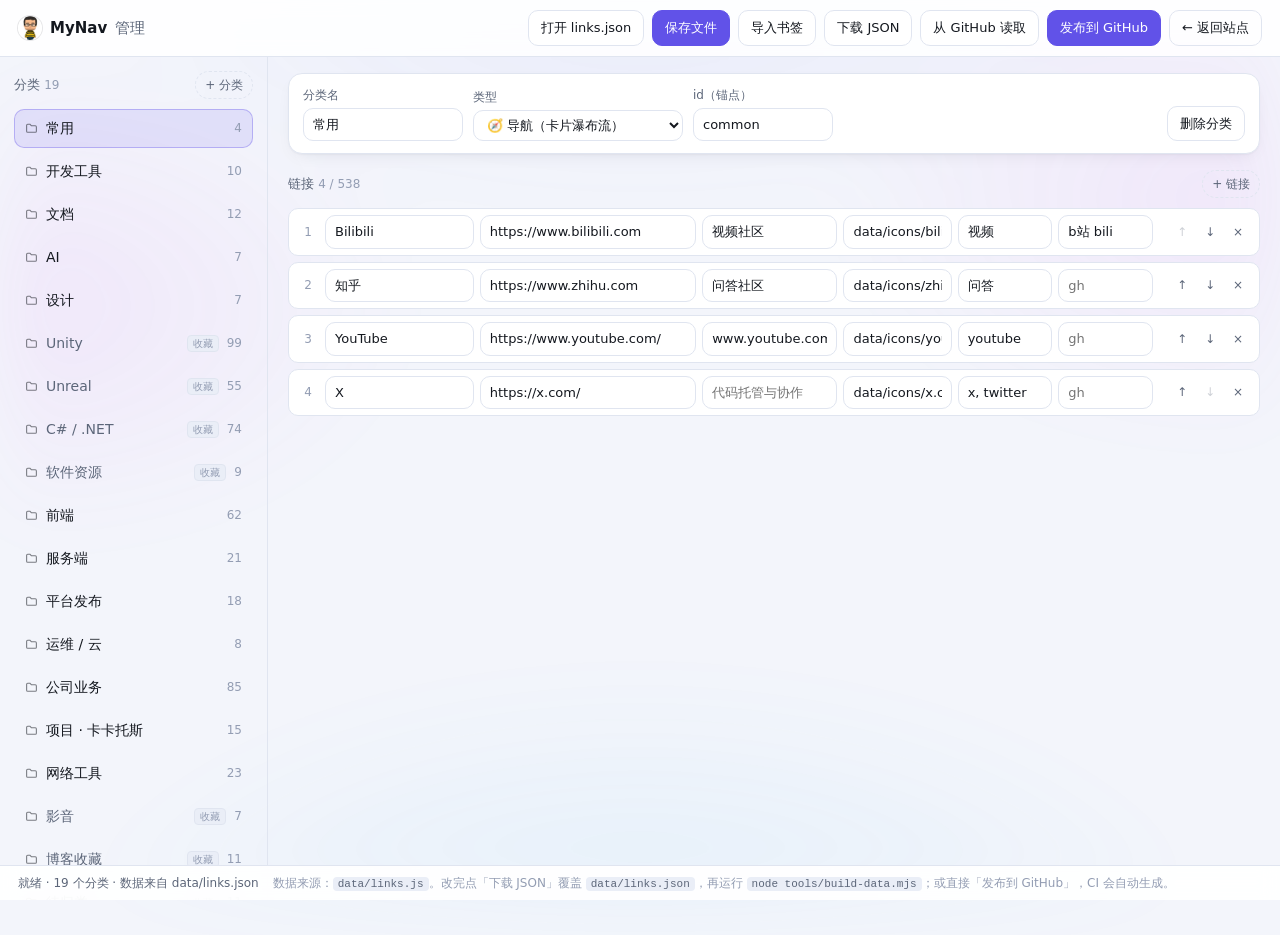
<file: admin.html>
<!doctype html>
<html lang="zh-CN">
<head>
<meta charset="utf-8">
<meta name="viewport" content="width=device-width, initial-scale=1, viewport-fit=cover">
<title>管理 · MyNav</title>
<meta name="robots" content="noindex">
<meta name="color-scheme" content="light dark">
<meta name="theme-color" content="#f3f5fb" media="(prefers-color-scheme: light)">
<meta name="theme-color" content="#090a0f" media="(prefers-color-scheme: dark)">
<link rel="icon" type="image/png" sizes="64x64" href="assets/favicon.png">
<link rel="apple-touch-icon" href="assets/apple-touch-icon.png">
<link rel="stylesheet" href="assets/style.css">
<link rel="stylesheet" href="assets/admin.css">
</head>
<body class="adm">

<header class="adm-top">
  <div class="adm-brand"><img class="adm-logo" src="assets/logo.png" alt="" width="24" height="24"> <strong>MyNav</strong> <span class="adm-brand-sub">管理</span></div>
  <div class="adm-tools">
    <button id="btn-open" class="adm-btn" hidden>打开 links.json</button>
    <button id="btn-save" class="adm-btn adm-primary" hidden>保存文件</button>
    <button id="btn-import" class="adm-btn">导入书签</button>
    <button id="btn-download" class="adm-btn">下载 JSON</button>
    <button id="btn-pull" class="adm-btn">从 GitHub 读取</button>
    <button id="btn-publish" class="adm-btn adm-primary">发布到 GitHub</button>
    <a class="adm-btn adm-ghost" href="index.html">← 返回站点</a>
  </div>
</header>

<main class="adm-main">
  <aside class="adm-side">
    <div class="adm-side-head">
      <span>分类 <em id="cat-count">0</em></span>
      <button id="btn-add-cat" class="adm-mini">+ 分类</button>
    </div>
    <ul id="cat-list" class="adm-cats"></ul>

    <div class="adm-meta">
      <label><span>站点标题</span><input id="meta-title" type="text" placeholder="MyNav" autocomplete="off"></label>
      <label><span>副标题</span><input id="meta-subtitle" type="text" placeholder="我的网络收藏" autocomplete="off"></label>
      <label><span>更新日期</span><input id="meta-updated" type="date"></label>
    </div>
  </aside>

  <section class="adm-panel">
    <div id="cat-editor" class="adm-cat-editor"></div>

    <div class="adm-links-head">
      <span>链接 <em id="link-count">0</em></span>
      <button id="btn-add-link" class="adm-mini">+ 链接</button>
    </div>
    <div id="link-list" class="adm-links"></div>
    <p class="adm-empty" id="links-empty" hidden>这个分类还没有链接，点右上角「+ 链接」添加。</p>
  </section>
</main>

<footer class="adm-foot">
  <div id="status" class="adm-status">就绪</div>
  <p class="adm-hint" id="hint">数据来源：<code>data/links.js</code>。改完点「下载 JSON」覆盖 <code>data/links.json</code>，再运行 <code>node tools/build-data.mjs</code>；或直接「发布到 GitHub」，CI 会自动生成。</p>
</footer>

<dialog id="gh-dialog" class="adm-dialog">
  <form id="gh-form">
    <h2>发布到 GitHub</h2>
    <p class="adm-note">
      需要 fine-grained token：<strong>Repository access</strong> 只勾这个仓库，<strong>Permissions → Contents</strong> 选 Read and write。
      Token 只存在本机浏览器（localStorage），不会写进仓库，也不会发给除 api.github.com 以外的地址。
    </p>
    <label><span>仓库</span><input id="gh-repo" type="text" placeholder="kefengwei/MyNav" autocomplete="off"></label>
    <label><span>分支</span><input id="gh-branch" type="text" placeholder="main" value="main" autocomplete="off"></label>
    <label><span>Token</span><input id="gh-token" type="password" placeholder="github_pat_..." autocomplete="off"></label>
    <label class="adm-check"><input id="gh-remember" type="checkbox" checked> <span>记住在本机（下次不用再填）</span></label>
    <div class="adm-dialog-actions">
      <button type="button" id="gh-cancel" class="adm-btn">取消</button>
      <button type="submit" id="gh-confirm" class="adm-btn adm-primary">提交</button>
    </div>
  </form>
</dialog>

<dialog id="import-dialog" class="adm-dialog adm-dialog-wide">
  <div class="adm-dialog-body">
    <h2>从收藏夹导入</h2>
    <p class="adm-note">
      支持浏览器导出的书签文件：<strong>Chrome / Edge / Firefox / Safari</strong> 的 HTML，或 Chromium 的 <code>Bookmarks</code> JSON。
      书签文件夹会变成分类，同名分类自动合并，重复网址自动跳过。
    </p>

    <label class="adm-drop" id="import-drop" for="import-file">
      <strong>选择书签文件</strong>
      <span>或把文件拖到这里（.html / .htm / .json）</span>
    </label>
    <input id="import-file" class="adm-file-input" type="file" accept=".html,.htm,.json,text/html,application/json" tabindex="-1">

    <label class="adm-check"><input id="import-autotag" type="checkbox" checked> <span>自动生成标签与关键词（会从域名、名称、描述推断，导入后仍可手改）</span></label>
    <label class="adm-check"><input id="import-icons" type="checkbox"> <span>保留书签自带的图标（16px 小图；不勾选则由 CI 抓 128px 高清图）</span></label>

    <div id="import-preview" class="adm-import-preview" hidden></div>

    <div class="adm-dialog-actions">
      <button type="button" id="import-cancel" class="adm-btn">取消</button>
      <button type="button" id="import-apply" class="adm-btn adm-primary" disabled>导入</button>
    </div>
  </div>
</dialog>

<script src="data/links.js"></script>
<script src="assets/admin.js"></script>
</body>
</html>
</file>
<file: assets/style.css>
/* =========================================================
   MyNav 样式表 · 零依赖 · 通过 CSS 变量切换主题
   ========================================================= */

/* ---------- 主题变量 ---------- */
:root {
  --bg: #f3f5fb;
  --bg-elev: #ffffff;
  --bg-soft: #eaeef7;
  --border: #e0e5f0;
  --text: #14181f;
  --text-dim: #5c6679;
  --text-faint: #939db3;
  --accent: #6152e8;
  --accent-2: #d946ef;
  --accent-soft: rgba(97, 82, 232, .12);
  --shadow: 0 1px 2px rgba(16, 24, 40, .04), 0 6px 18px -8px rgba(16, 24, 40, .10);
  --shadow-hover: 0 2px 6px rgba(16, 24, 40, .05), 0 18px 38px -16px rgba(97, 82, 232, .45);
  --radius: 14px;
  --radius-sm: 10px;
  --maxw: 1200px;
  --topbar-h: 64px;

  /* 品牌与视觉层 */
  --brand-grad: linear-gradient(135deg, #6366f1 0%, #8b5cf6 52%, #d946ef 100%);
  --card-bg: rgba(255, 255, 255, .78);
  --card-sheen: linear-gradient(165deg, rgba(255, 255, 255, .65), rgba(255, 255, 255, 0) 55%);
  --card-hi: rgba(255, 255, 255, .9);
  --glow: rgba(97, 82, 232, .32);
  --icon-bg: rgba(17, 24, 39, .05);
  --aurora-1: rgba(99, 102, 241, .30);
  --aurora-2: rgba(217, 70, 239, .22);
  --aurora-3: rgba(56, 189, 248, .26);
  --noise-op: .1;
  --noise-blend: normal;
}

@media (prefers-color-scheme: dark) {
  :root:not([data-theme="light"]) {
    --bg: #090a0f;
    --bg-elev: #14161f;
    --bg-soft: #1c1f2b;
    --border: #272b3a;
    --text: #e9ecf5;
    --text-dim: #98a0b5;
    --text-faint: #6b7488;
    --accent: #8b7dff;
    --accent-2: #f472b6;
    --accent-soft: rgba(139, 125, 255, .16);
    --shadow: 0 1px 2px rgba(0, 0, 0, .35), 0 8px 22px -12px rgba(0, 0, 0, .6);
    --shadow-hover: 0 2px 6px rgba(0, 0, 0, .4), 0 20px 44px -18px rgba(139, 125, 255, .55);
    --card-bg: rgba(24, 27, 40, .58);
  --card-sheen: linear-gradient(165deg, rgba(255, 255, 255, .05), rgba(255, 255, 255, 0) 58%);
    --card-hi: rgba(255, 255, 255, .10);
    --glow: rgba(139, 125, 255, .48);
    --icon-bg: rgba(255, 255, 255, .06);
    --aurora-1: rgba(99, 102, 241, .62);
    --aurora-2: rgba(168, 85, 247, .48);
    --aurora-3: rgba(14, 165, 233, .34);
    --noise-op: .32;
    --noise-blend: overlay;
  }
}

:root[data-theme="dark"] {
  --bg: #090a0f;
  --bg-elev: #14161f;
  --bg-soft: #1c1f2b;
  --border: #272b3a;
  --text: #e9ecf5;
  --text-dim: #98a0b5;
  --text-faint: #6b7488;
  --accent: #8b7dff;
  --accent-2: #f472b6;
  --accent-soft: rgba(139, 125, 255, .16);
  --shadow: 0 1px 2px rgba(0, 0, 0, .35), 0 8px 22px -12px rgba(0, 0, 0, .6);
  --shadow-hover: 0 2px 6px rgba(0, 0, 0, .4), 0 20px 44px -18px rgba(139, 125, 255, .55);
  --card-bg: rgba(24, 27, 40, .58);
  --card-sheen: linear-gradient(165deg, rgba(255, 255, 255, .05), rgba(255, 255, 255, 0) 58%);
  --card-hi: rgba(255, 255, 255, .10);
  --glow: rgba(139, 125, 255, .48);
  --icon-bg: rgba(255, 255, 255, .06);
  --aurora-1: rgba(99, 102, 241, .62);
  --aurora-2: rgba(168, 85, 247, .48);
  --aurora-3: rgba(14, 165, 233, .34);
  --noise-op: .32;
  --noise-blend: overlay;
}

/* ---------- 基础 ---------- */
*, *::before, *::after { box-sizing: border-box; }

html { -webkit-text-size-adjust: 100%; }

html {
  background-color: var(--bg);
  transition: background-color .25s ease;
}

body {
  margin: 0;
  background: transparent;
  color: var(--text);
  font-family: system-ui, -apple-system, "Segoe UI", "PingFang SC", "Microsoft YaHei", "Noto Sans SC", sans-serif;
  font-size: 15px;
  line-height: 1.5;
  -webkit-font-smoothing: antialiased;
}

/* 极光光斑：固定在最底层，随主题变色 */
body::before {
  content: "";
  position: fixed;
  inset: 0;
  z-index: -2;
  pointer-events: none;
  background:
    radial-gradient(72% 58% at 50% -18%, var(--aurora-1), transparent 72%),
    radial-gradient(46% 40% at 96% 22%, var(--aurora-2), transparent 70%),
    radial-gradient(44% 38% at 2% 34%, var(--aurora-2), transparent 72%),
    radial-gradient(64% 46% at 50% 108%, var(--aurora-3), transparent 74%);
  filter: blur(36px);
  animation: aurora-drift 26s ease-in-out infinite alternate;
}

/* 细噪点：抵消大面积渐变的色带 */
body::after {
  content: "";
  position: fixed;
  inset: 0;
  z-index: -1;
  pointer-events: none;
  opacity: var(--noise-op);
  mix-blend-mode: var(--noise-blend);
  background-image: url("data:image/svg+xml,%3Csvg xmlns='http://www.w3.org/2000/svg' width='160' height='160'%3E%3Cfilter id='n'%3E%3CfeTurbulence type='fractalNoise' baseFrequency='.8' numOctaves='3' stitchTiles='stitch'/%3E%3CfeColorMatrix type='saturate' values='0'/%3E%3C/filter%3E%3Crect width='160' height='160' filter='url(%23n)' opacity='.5'/%3E%3C/svg%3E");
}

/* 背景星点层：位于极光之上、内容之下 */
#bgfx {
  position: fixed;
  inset: 0;
  z-index: -1;
  display: block;
  width: 100%;
  height: 100%;
  pointer-events: none;
}

@media print {
  #bgfx { display: none !important; }
}

@keyframes aurora-drift {
  0%   { transform: translate3d(-1%, -1%, 0) scale(1); }
  50%  { transform: translate3d(2%, 1.5%, 0) scale(1.07); }
  100% { transform: translate3d(-2%, 2%, 0) scale(1.03); }
}

a { color: inherit; text-decoration: none; }

kbd {
  font-family: ui-monospace, SFMono-Regular, Menlo, Consolas, monospace;
  font-size: 11px;
  line-height: 1;
  padding: 3px 5px;
  border-radius: 5px;
  border: 1px solid var(--border);
  background: var(--bg-soft);
  color: var(--text-dim);
}

/* ---------- 顶栏 ---------- */
.topbar {
  position: sticky;
  top: 0;
  z-index: 50;
  background: color-mix(in srgb, var(--bg) 66%, transparent);
  backdrop-filter: saturate(180%) blur(20px);
  -webkit-backdrop-filter: saturate(180%) blur(20px);
  border-bottom: 1px solid color-mix(in srgb, var(--border) 70%, transparent);
}

/* 顶栏底部的品牌色细线 */
.topbar::after {
  content: "";
  position: absolute;
  left: 0;
  right: 0;
  bottom: -1px;
  height: 1px;
  pointer-events: none;
  background: linear-gradient(90deg, transparent 6%, color-mix(in srgb, var(--accent) 50%, transparent) 50%, transparent 94%);
  opacity: .65;
}

.topbar-inner {
  max-width: none;
  margin: 0;
  height: var(--topbar-h);
  padding: 0 20px;
  display: flex;
  align-items: center;
  gap: 16px;
}

.brand {
  display: flex;
  align-items: center;
  gap: 10px;
  flex: none;
  min-width: 0;
}

.brand-mark {
  width: 30px;
  height: 30px;
  display: block;
  flex: none;
  border-radius: 50%;
  background: #fff;
  box-shadow: 0 0 0 1px color-mix(in srgb, var(--text) 10%, transparent), 0 4px 12px -5px rgba(15, 23, 42, .45);
  transition: transform .28s cubic-bezier(.34, 1.56, .64, 1);
}

.brand:hover .brand-mark { transform: rotate(-8deg) scale(1.06); }

.brand-text { display: flex; flex-direction: column; min-width: 0; }

.brand-text strong {
  font-size: 16px;
  font-weight: 700;
  letter-spacing: -.015em;
  white-space: nowrap;
}

@supports ((background-clip: text) or (-webkit-background-clip: text)) {
  .brand-text strong {
    background: var(--brand-grad);
    -webkit-background-clip: text;
    background-clip: text;
    -webkit-text-fill-color: transparent;
    color: transparent;
  }
}

.brand-text small {
  font-size: 11.5px;
  color: var(--text-dim);
  white-space: nowrap;
  overflow: hidden;
  text-overflow: ellipsis;
}

/* ---------- 搜索框 ---------- */
.search {
  flex: 1;
  min-width: 120px;
  max-width: 640px;
  margin: 0 auto;
  position: relative;
  display: flex;
  align-items: center;
}

#search {
  width: 100%;
  height: 42px;
  padding: 0 66px 0 44px;
  border-radius: 12px;
  border: 1px solid color-mix(in srgb, var(--border) 80%, transparent);
  background: color-mix(in srgb, var(--bg-elev) 72%, transparent);
  backdrop-filter: blur(10px);
  -webkit-backdrop-filter: blur(10px);
  color: var(--text);
  font: inherit;
  font-size: 14px;
  outline: none;
  transition: border-color .18s ease, box-shadow .18s ease, background-color .18s ease;
  appearance: none;
}

#search::placeholder { color: var(--text-faint); }

#search:focus {
  border-color: color-mix(in srgb, var(--accent) 75%, transparent);
  background: var(--bg-elev);
  box-shadow: 0 0 0 3px var(--accent-soft), 0 12px 28px -14px var(--glow);
}

#search::-webkit-search-cancel-button { cursor: pointer; }

.search-kbd {
  position: absolute;
  right: 43px;
  pointer-events: none;
}

#search:focus ~ .search-kbd { opacity: 0; }

/* 搜索范围按钮 + 下拉 */
.scope-btn {
  position: absolute;
  left: 5px;
  top: 50%;
  transform: translateY(-50%);
  z-index: 2;
  height: 30px;
  min-width: 30px;
  display: inline-flex;
  align-items: center;
  justify-content: center;
  gap: 1px;
  padding: 0 4px;
  border: 0;
  border-radius: 8px;
  background: transparent;
  color: var(--text-dim);
  font-size: 14px;
  line-height: 1;
  cursor: pointer;
  transition: background-color .15s ease, color .15s ease;
}

.scope-btn:hover { background: var(--bg-soft); color: var(--text); }
.scope-caret { width: 12px; height: 12px; fill: currentColor; opacity: .5; }

.scope-menu {
  position: absolute;
  left: 0;
  top: calc(100% + 6px);
  z-index: 130;
  min-width: 150px;
  margin: 0;
  padding: 5px;
  list-style: none;
  background: var(--bg-elev);
  border: 1px solid var(--border);
  border-radius: 10px;
  box-shadow: var(--shadow);
}

.scope-menu[hidden] { display: none; }

.scope-menu button {
  width: 100%;
  display: flex;
  align-items: center;
  gap: 6px;
  padding: 8px 10px;
  border: 0;
  border-radius: 7px;
  background: transparent;
  color: var(--text);
  font: inherit;
  font-size: 13.5px;
  text-align: left;
  white-space: nowrap;
  cursor: pointer;
}

.scope-menu button:hover { background: var(--bg-soft); }
.scope-menu button[aria-checked="true"] { background: var(--accent-soft); color: var(--accent); }

/* 搜索提交按钮 */
.search-go {
  position: absolute;
  right: 5px;
  top: 50%;
  transform: translateY(-50%);
  z-index: 2;
  width: 30px;
  height: 30px;
  display: grid;
  place-items: center;
  border: 0;
  border-radius: 8px;
  background: transparent;
  color: var(--text-dim);
  cursor: pointer;
  transition: background-color .15s ease, color .15s ease;
}

.search-go:hover { background: var(--bg-soft); color: var(--text); }
.search-go svg { width: 16px; height: 16px; fill: currentColor; }

/* ---------- Ctrl/⌘ + K 快速搜索 ---------- */

/* ---------- 图标按钮 ---------- */
.icon-btn {
  flex: none;
  width: 38px;
  height: 38px;
  display: inline-grid;
  place-items: center;
  border-radius: 10px;
  border: 1px solid var(--border);
  background: var(--bg-elev);
  color: var(--text);
  font-size: 16px;
  cursor: pointer;
  transition: background-color .15s ease, border-color .15s ease, transform .15s ease;
}

.icon-btn:hover { background: var(--bg-soft); border-color: var(--text-faint); }
.icon-btn:active { transform: scale(.96); }

/* 顶栏管理入口 */
.btn-admin {
  flex: none;
  height: 38px;
  display: inline-flex;
  align-items: center;
  gap: 6px;
  padding: 0 13px;
  border-radius: 10px;
  border: 1px solid var(--border);
  background: var(--bg-elev);
  color: var(--text);
  font-size: 13.5px;
  font-weight: 500;
  text-decoration: none;
  white-space: nowrap;
  transition: background-color .15s ease, border-color .15s ease, transform .15s ease;
}

.btn-admin:hover { background: var(--bg-soft); border-color: var(--text-faint); }
.btn-admin:active { transform: scale(.96); }
.btn-admin .ico { font-size: 15px; line-height: 1; }

/* 主题按钮的三态显示 */
.theme-light, .theme-dark { display: none; }
:root[data-theme="light"] .theme-auto { display: none; }
:root[data-theme="light"] .theme-light { display: inline; }
:root[data-theme="dark"] .theme-auto { display: none; }
:root[data-theme="dark"] .theme-dark { display: inline; }

/* ---------- 分类导航 ---------- */
/* 外层负责 sticky 与背景，内层只负责横向滚动，这样箭头能固定在两端 */
/* ---------- 双栏布局：左侧分类栏 + 右侧全宽内容 ---------- */
.shell {
  display: grid;
  grid-template-columns: 214px minmax(0, 1fr);
  gap: 30px;
  align-items: start;
  padding: 0 26px;
}

.main-col { min-width: 0; }

.sidebar {
  position: sticky;
  top: var(--topbar-h);
  z-index: 30;
  max-height: calc(100vh - var(--topbar-h));
  overflow-x: hidden;
  overflow-y: auto;
  overscroll-behavior: contain;
  padding: 20px 4px 32px 0;
  scrollbar-width: thin;
  scrollbar-color: color-mix(in srgb, var(--text-faint) 38%, transparent) transparent;
}

.sidebar::-webkit-scrollbar { width: 6px; }

.sidebar::-webkit-scrollbar-thumb {
  border-radius: 3px;
  background: color-mix(in srgb, var(--text-faint) 35%, transparent);
}

.sidebar::-webkit-scrollbar-track { background: transparent; }

.sidebar-head {
  display: flex;
  align-items: center;
  justify-content: space-between;
  gap: 8px;
  margin: 0 0 8px;
  padding: 0 10px;
  font-size: 11px;
  font-weight: 600;
  letter-spacing: .08em;
  color: var(--text-faint);
}

/* 侧栏标题右侧的「+ 分类」，只在编辑模式出现 */
.cat-add {
  flex: none;
  padding: 1px 7px;
  border-radius: 7px;
  border: 1px dashed color-mix(in srgb, var(--accent) 45%, transparent);
  background: transparent;
  color: var(--accent);
  font: inherit;
  font-size: 11px;
  font-weight: 600;
  letter-spacing: 0;
  cursor: pointer;
}

.cat-add:hover { background: color-mix(in srgb, var(--accent) 12%, transparent); }

.cat-add[hidden] { display: none; }

.catnav-bar { position: relative; }

.catnav-bar[hidden] { display: none; }

.catnav {
  overflow: visible;
  scroll-behavior: smooth;
}

/* 键盘用户：Tab 到标签栏后可用左右方向键滚动 */
.catnav:focus-visible {
  outline: 2px solid var(--accent);
  outline-offset: -2px;
  border-radius: 8px;
}

/* 溢出一侧时渐隐，提示还能继续横向滚动（mask 只裁 chip，不影响外层背景） */
.catnav[data-fade~="l"] {
  -webkit-mask-image: linear-gradient(to right, transparent 0, #000 52px);
  mask-image: linear-gradient(to right, transparent 0, #000 52px);
}

.catnav[data-fade~="r"] {
  -webkit-mask-image: linear-gradient(to right, #000 calc(100% - 52px), transparent 100%);
  mask-image: linear-gradient(to right, #000 calc(100% - 52px), transparent 100%);
}

.catnav[data-fade="l r"] {
  -webkit-mask-image: linear-gradient(to right, transparent 0, #000 52px, #000 calc(100% - 52px), transparent 100%);
  mask-image: linear-gradient(to right, transparent 0, #000 52px, #000 calc(100% - 52px), transparent 100%);
}

.catnav-arrow {
  position: absolute;
  top: 50%;
  z-index: 2;
  display: none;
  place-items: center;
  width: 28px;
  height: 28px;
  padding: 0 0 2px;
  border-radius: 50%;
  border: 1px solid var(--border);
  background: var(--bg-elev);
  color: var(--text-dim);
  font: inherit;
  font-size: 17px;
  line-height: 1;
  cursor: pointer;
  box-shadow: 0 1px 2px rgba(15, 23, 42, .10), 0 5px 14px -6px rgba(15, 23, 42, .30);
  transform: translateY(-50%);
  transition: color .18s ease, border-color .18s ease, background-color .18s ease, transform .18s ease;
}

.catnav-arrow:hover {
  color: var(--accent);
  border-color: color-mix(in srgb, var(--accent) 55%, var(--border));
}

.catnav-arrow:active { transform: translateY(-50%) scale(.93); }

.catnav-arrow.is-prev { left: 8px; }
.catnav-arrow.is-next { right: 8px; }

.catnav-arrow[hidden] { display: none; }

.catnav-inner {
  display: flex;
  flex-direction: column;
  gap: 2px;
  min-height: 0;
  padding: 0;
}


.cat-chip {
  display: flex;
  align-items: center;
  gap: 8px;
  width: 100%;
  height: 32px;
  padding: 0 10px;
  border-radius: 9px;
  border: 1px solid transparent;
  background: transparent;
  color: var(--text-dim);
  font: inherit;
  font-size: 13.5px;
  text-align: left;
  cursor: pointer;
  white-space: nowrap;
  transition: background-color .18s ease, color .18s ease, border-color .18s ease, box-shadow .18s ease;
}

.cat-chip:hover {
  background: var(--bg-soft);
  color: var(--text);
}

.cat-chip.is-active {
  /* 比 --brand-grad 压暗一档，保证 13.5px 白字达到 4.5:1 */
  background: linear-gradient(135deg, #5b4fe0 0%, #7c3fd8 52%, #b81f9e 100%);
  border-color: transparent;
  color: #fff;
  font-weight: 600;
  box-shadow: 0 5px 16px -9px var(--glow);
}

.cat-chip .count {
  margin-left: auto;
  font-size: 11px;
  opacity: .7;
  font-variant-numeric: tabular-nums;
}

/* 编辑模式：每个分类右侧的 ✎ */
.cat-chip.is-editable { padding-right: 4px; }

.cat-act {
  flex: none;
  width: 18px;
  height: 18px;
  display: grid;
  place-items: center;
  border-radius: 5px;
  font-size: 11px;
  line-height: 1;
  color: var(--text-dim);
  cursor: pointer;
  transition: background-color .15s ease, color .15s ease;
}

.cat-act:hover {
  background: color-mix(in srgb, var(--accent) 16%, transparent);
  color: var(--accent);
}

.cat-chip.is-active .cat-act { color: #fff; opacity: .85; }

.cat-chip.is-active .cat-act:hover {
  background: rgba(255, 255, 255, .22);
  color: #fff;
  opacity: 1;
}

/* 收藏夹类：虚线边框 + 更淡，和导航类区分 */
.cat-chip.is-fav {
  border-style: dashed;
  border-color: color-mix(in srgb, var(--border) 95%, transparent);
  color: var(--text-faint);
}

.cat-chip.is-fav:hover {
  color: var(--text-dim);
  border-color: var(--text-faint);
}

/* 分类统一图标：所有分类同一个文件夹 SVG，收藏夹类只靠虚线边框区分 */
.cat-ico {
  flex: none;
  width: 14px;
  height: 14px;
  fill: none;
  stroke: currentColor;
  stroke-width: 2;
  stroke-linecap: round;
  stroke-linejoin: round;
  opacity: .45;
  transition: opacity .18s ease;
}

.cat-chip .cat-ico { width: 13px; height: 13px; opacity: .65; }

.cat-chip.is-active .cat-ico { opacity: .85; }

.section-title .cat-ico { width: 16px; height: 16px; opacity: .55; }

.fav-title .cat-ico { width: 17px; height: 17px; opacity: .55; }

.fav-group-head .cat-ico { width: 12px; height: 12px; opacity: .5; }

/* ---------- 内容区 ---------- */
.content {
  max-width: none;
  margin: 0;
  padding: 24px 0 72px;
}

.loading { color: var(--text-dim); text-align: center; padding: 48px 0; }

.section { scroll-margin-top: calc(var(--topbar-h) + 24px); }

.section + .section { margin-top: 40px; }

.section-head {
  display: flex;
  align-items: baseline;
  gap: 10px;
  margin-bottom: 14px;
}

.section-title {
  margin: 0;
  font-size: 16px;
  font-weight: 700;
  letter-spacing: -.01em;
  display: flex;
  align-items: center;
  gap: 9px;
}

.section-count {
  font-size: 12px;
  font-weight: 500;
  color: var(--text-dim);
  font-variant-numeric: tabular-nums;
}

/* ---------- 链接网格 ---------- */
.grid {
  display: grid;
  grid-template-columns: repeat(auto-fill, minmax(232px, 1fr));
  gap: 12px;
}

.card {
  position: relative;
  display: flex;
  align-items: center;
  gap: 12px;
  min-height: 64px;
  /* grid 子项默认 min-width:auto，长标题会把整列撑宽导致横向滚动 */
  min-width: 0;
  padding: 11px 14px;
  border-radius: var(--radius);
  border: 1px solid color-mix(in srgb, var(--text) 9%, transparent);
  background: var(--card-sheen), var(--card-bg);
  backdrop-filter: blur(12px);
  -webkit-backdrop-filter: blur(12px);
  box-shadow: var(--shadow);
  transition: transform .2s cubic-bezier(.22, .68, .28, 1), box-shadow .2s ease, border-color .2s ease;
  animation: card-in .42s cubic-bezier(.22, .68, .28, 1) both;
  animation-delay: calc(min(var(--i, 0), 12) * 18ms);
  will-change: transform;
}

/* 卡片顶部高光 */
.card::before {
  content: "";
  position: absolute;
  inset: 0 0 auto;
  height: 1px;
  pointer-events: none;
  background: linear-gradient(90deg, transparent, var(--card-hi), transparent);
  opacity: .8;
}

.card:hover {
  transform: translateY(-3px);
  box-shadow: var(--shadow-hover);
  border-color: color-mix(in srgb, var(--accent) 45%, var(--border));
}

.card:hover .card-icon { transform: scale(1.08) rotate(-3deg); }

@keyframes card-in {
  from { opacity: 0; transform: translateY(10px); }
  to   { opacity: 1; transform: none; }
}

/* 搜索过滤时不做入场动画：逐键重排会闪 */
.content.is-filtering .card { animation: none; }

.card:focus-visible {
  outline: 2px solid var(--accent);
  outline-offset: 2px;
}

.card-icon {
  flex: none;
  width: 38px;
  height: 38px;
  border-radius: var(--radius-sm);
  display: grid;
  place-items: center;
  overflow: hidden;
  font-size: 15px;
  font-weight: 650;
  color: #fff;
  background: var(--bg-soft);
  user-select: none;
  transition: transform .28s cubic-bezier(.34, 1.56, .64, 1);
}

.card-icon img {
  width: 100%;
  height: 100%;
  object-fit: contain;
  display: block;
}

/* 极少数站点（如 Epic 论坛）的图标是白色透明 logo，浅色卡片上不可见，单独配深底 */
.card-icon img[src*="forums.unrealengine.com"] {
  background: #15161b;
  border-radius: inherit;
}

.card-body { min-width: 0; flex: 1; }

.card-name {
  display: block;
  font-size: 14px;
  font-weight: 550;
  white-space: nowrap;
  overflow: hidden;
  text-overflow: ellipsis;
}

.card-desc {
  display: block;
  font-size: 12px;
  color: var(--text-dim);
  white-space: nowrap;
  overflow: hidden;
  text-overflow: ellipsis;
  margin-top: 1px;
}

.card-host {
  display: block;
  font-size: 11px;
  color: var(--text-faint);
  white-space: nowrap;
  overflow: hidden;
  text-overflow: ellipsis;
  margin-top: 1px;
}

/* 搜索命中高亮 */
mark {
  background: var(--accent-soft);
  color: var(--accent);
  border-radius: 3px;
  padding: 0 1px;
}

/* ---------- 收藏夹（紧凑单行列表） ---------- */
.fav-section {
  max-width: none;
  scroll-margin-top: calc(var(--topbar-h) + 24px);
  margin: 0;
  padding: 0;
}

.fav-section[hidden] { display: none; }

.fav-head {
  display: flex;
  align-items: baseline;
  gap: 10px;
  margin: 34px 0 14px;
  padding-top: 24px;
  border-top: 1px solid var(--border);
}

.fav-title {
  display: flex;
  align-items: center;
  gap: 8px;
  margin: 0;
  font-size: 17px;
  font-weight: 700;
  letter-spacing: -.2px;
}

.fav-total { font-size: 12px; color: var(--text-faint); }

.fav-group { scroll-margin-top: calc(var(--topbar-h) + 24px); }

.fav-group + .fav-group { margin-top: 13px; }

.fav-group-head {
  display: flex;
  align-items: center;
  gap: 7px;
  margin: 0 0 5px;
  font-size: 13px;
  font-weight: 600;
  color: var(--text-dim);
}

.fav-group-count {
  padding: 0 5px;
  border-radius: 5px;
  background: var(--bg-soft);
  font-size: 11px;
  font-weight: 500;
  line-height: 16px;
  color: var(--text-faint);
}

.fav-grid {
  display: grid;
  grid-template-columns: repeat(auto-fill, minmax(198px, 1fr));
  gap: 1px 6px;
}

.fav-item {
  display: flex;
  align-items: center;
  gap: 7px;
  min-width: 0;
  height: 28px;
  padding: 0 7px;
  border-radius: 7px;
  color: var(--text);
  font-size: 13px;
  text-decoration: none;
  transition: background .14s ease, color .14s ease;
}

.fav-item:hover { background: var(--bg-soft); }

.fav-item:focus-visible {
  outline: 2px solid var(--accent);
  outline-offset: -2px;
}

.fav-icon {
  width: 16px !important;
  height: 16px !important;
  border-radius: 4px !important;
  font-size: 9px !important;
  font-weight: 650;
  line-height: 1;
}

.fav-name {
  min-width: 0;
  overflow: hidden;
  text-overflow: ellipsis;
  white-space: nowrap;
}

.fav-host {
  flex: none;
  max-width: 42%;
  margin-left: auto;
  overflow: hidden;
  text-overflow: ellipsis;
  white-space: nowrap;
  font-size: 11px;
  color: var(--text-faint);
  opacity: .8;
}

.fav-item:hover .fav-host { opacity: 1; }

/* ---------- 空状态 ---------- */
.empty { text-align: center; padding: 72px 20px; color: var(--text-dim); }
.empty-emoji { font-size: 40px; margin: 0 0 8px; }
.empty-title { margin: 0; font-size: 16px; font-weight: 600; color: var(--text); }
.empty-hint { margin: 6px 0 0; font-size: 13px; }

/* ---------- 页脚 ---------- */
.footer {
  max-width: none;
  margin: 0;
  padding: 26px 26px 40px;
  border-top: 1px solid var(--border);
  color: var(--text-faint);
  font-size: 12px;
  display: flex;
  gap: 8px;
  align-items: center;
  flex-wrap: wrap;
}

.footer a:hover { color: var(--accent); }
.footer .dot { opacity: .5; }

/* ---------- 响应式 ---------- */

/* 窄屏：左侧栏收起，回到顶部横向标签栏 */
@media (max-width: 900px) {
  .shell {
    display: block;
    padding: 0;
  }

  .sidebar {
    z-index: 40;
    max-height: none;
    overflow: visible;
    padding: 0;
    background: color-mix(in srgb, var(--bg) 74%, transparent);
    backdrop-filter: blur(16px);
    -webkit-backdrop-filter: blur(16px);
    border-bottom: 1px solid color-mix(in srgb, var(--border) 60%, transparent);
  }

  .sidebar-head { display: none; }

  /* 编辑模式下把「+ 分类」露出来，否则移动端没法新建分类 */
  body.is-editing .sidebar-head {
    display: flex;
    margin: 0;
    padding: 8px 20px 0;
  }

  .catnav {
    overflow-x: auto;
    overscroll-behavior-x: contain;
    scrollbar-width: none;
  }

  .catnav::-webkit-scrollbar { display: none; }

  .catnav-inner {
    flex-direction: row;
    align-items: center;
    gap: 6px;
    min-height: 52px;
    padding: 10px 20px;
  }

  .cat-chip {
    width: auto;
    height: 33px;
    padding: 0 14px;
    border-radius: 999px;
    border-color: color-mix(in srgb, var(--border) 75%, transparent);
    background: color-mix(in srgb, var(--bg-elev) 55%, transparent);
  }

  .cat-chip:hover {
    background: var(--bg-elev);
    border-color: color-mix(in srgb, var(--accent) 30%, var(--border));
  }

  .cat-chip.is-fav {
    border-style: dashed;
    border-color: transparent;
    background: transparent;
  }

  .cat-chip .count { margin-left: 0; }

  .catnav-arrow { display: grid; }

  .content { padding: 22px 20px 72px; }

  .fav-section { padding: 0 20px; }

  .section,
  .fav-section,
  .fav-group { scroll-margin-top: calc(var(--topbar-h) + 62px); }

  .footer { padding: 26px 20px 40px; }
}

@media (max-width: 860px) {
  .brand-text small { display: none; }
  .search-kbd { display: none; }
  #search { padding-right: 42px; }
}

@media (max-width: 640px) {
  :root { --topbar-h: 58px; }
  .topbar-inner { padding: 0 14px; gap: 10px; }
  .brand-mark { width: 28px; height: 28px; }
  .brand-text strong { font-size: 15px; }
  #search { height: 38px; padding: 0 42px 0 40px; }
  .scope-caret { display: none; }
  .scope-btn { min-width: 30px; padding: 0 3px; font-size: 13px; }
  .btn-admin { width: 38px; padding: 0; justify-content: center; }
  .btn-admin .txt { display: none; }
  .catnav-inner { padding: 8px 14px; }
  .content { padding: 18px 14px 56px; }
  .grid { grid-template-columns: repeat(auto-fill, minmax(160px, 1fr)); gap: 8px; }
  .card { min-height: 56px; padding: 8px 10px; gap: 10px; }
  .card-icon { width: 30px; height: 30px; }
  .section + .section { margin-top: 26px; }
}

/* 超窄屏（≤380px）：顶栏放不下品牌文字，只留图标，搜索框允许继续压缩 */
@media (max-width: 480px) {
  .brand-text { display: none; }
  .topbar-inner { gap: 10px; }
}

@media (max-width: 380px) {
  .brand-text { display: none; }
  .topbar-inner { gap: 8px; padding: 0 12px; }
  .search { min-width: 0; }
}

/* ---------- 快速搜索面板（Ctrl/⌘ + K） ---------- */
body.cmdk-locked { overflow: hidden; }
html.cmdk-locked { overflow: hidden; }

.cmdk {
  position: fixed;
  inset: 0;
  z-index: 200;
  display: flex;
  align-items: flex-start;
  justify-content: center;
  padding: max(9vh, 64px) 16px 24px;
}

.cmdk[hidden] { display: none; }

.cmdk-backdrop {
  position: absolute;
  inset: 0;
  background: rgba(6, 8, 12, .5);
  backdrop-filter: blur(8px);
  animation: cmdk-fade .16s ease;
}

:root[data-theme="light"] .cmdk-backdrop { background: rgba(15, 23, 42, .26); }

@keyframes cmdk-fade { from { opacity: 0; } }

.cmdk-panel {
  position: relative;
  width: 100%;
  max-width: 620px;
  max-height: min(68vh, 560px);
  display: flex;
  flex-direction: column;
  background: var(--bg-elev);
  border: 1px solid var(--border);
  border-radius: 14px;
  box-shadow: 0 24px 64px rgba(0, 0, 0, .36), 0 2px 8px rgba(0, 0, 0, .16);
  overflow: hidden;
  animation: cmdk-in .18s cubic-bezier(.2, .9, .3, 1);
}

@keyframes cmdk-in { from { opacity: 0; transform: translateY(-10px) scale(.985); } }

.cmdk-head {
  display: flex;
  align-items: center;
  gap: 10px;
  padding: 14px 16px;
  border-bottom: 1px solid var(--border);
  flex: none;
}

.cmdk-head-icon { width: 18px; height: 18px; fill: var(--text-faint); flex: none; }

#cmdk-input {
  flex: 1;
  min-width: 0;
  border: 0;
  background: transparent;
  color: var(--text);
  font: inherit;
  font-size: 15px;
  outline: none;
}

#cmdk-input::placeholder { color: var(--text-faint); }

.cmdk-esc { flex: none; }

.cmdk-list {
  list-style: none;
  margin: 0;
  padding: 8px;
  overflow-y: auto;
  overscroll-behavior: contain;
  flex: 1;
}

.cmdk-group {
  padding: 8px 10px 4px;
  font-size: 11px;
  font-weight: 600;
  letter-spacing: .06em;
  color: var(--text-faint);
}

.cmdk-group:first-child { padding-top: 4px; }

.cmdk-item {
  display: flex;
  align-items: center;
  gap: 10px;
  padding: 8px 10px;
  border-radius: 10px;
  cursor: pointer;
  scroll-margin: 6px;
}

.cmdk-item .card-icon {
  width: 26px;
  height: 26px;
  border-radius: 7px;
  font-size: 12px;
  flex: none;
}

.cmdk-item.is-active { background: var(--accent-soft); }
.cmdk-item.is-active .cmdk-name { color: var(--accent); }

.cmdk-body { min-width: 0; flex: 1; }

.cmdk-name {
  font-size: 14px;
  font-weight: 550;
  color: var(--text);
  white-space: nowrap;
  overflow: hidden;
  text-overflow: ellipsis;
}

.cmdk-name mark {
  background: var(--accent-soft);
  color: var(--accent);
  font-weight: 650;
  border-radius: 3px;
  padding: 0 1px;
}

.cmdk-sub {
  margin-top: 1px;
  font-size: 12px;
  color: var(--text-dim);
  white-space: nowrap;
  overflow: hidden;
  text-overflow: ellipsis;
}

.cmdk-url {
  flex: none;
  max-width: 34%;
  font-size: 11.5px;
  color: var(--text-faint);
  white-space: nowrap;
  overflow: hidden;
  text-overflow: ellipsis;
}

.cmdk-empty {
  padding: 30px 16px;
  text-align: center;
  color: var(--text-dim);
  font-size: 13.5px;
  flex: 1;
}

.cmdk-foot {
  display: flex;
  align-items: center;
  justify-content: space-between;
  gap: 12px;
  padding: 9px 14px;
  border-top: 1px solid var(--border);
  background: var(--bg-soft);
  font-size: 12px;
  color: var(--text-dim);
  flex: none;
}

.cmdk-hints { display: inline-flex; align-items: center; gap: 5px; flex-wrap: wrap; }
.cmdk-count { color: var(--text-faint); white-space: nowrap; }

@media (max-width: 640px) {
  .cmdk { padding: 56px 10px 16px; }
  .cmdk-url { display: none; }
  .cmdk-foot { font-size: 11.5px; }

  .fav-section { padding: 0 14px; }
  .fav-head { margin-top: 26px; }
  .fav-grid { grid-template-columns: repeat(auto-fill, minmax(152px, 1fr)); }
  .fav-host { display: none; }
}

@media (prefers-reduced-motion: reduce) {
  *, *::before, *::after {
    animation-duration: .01ms !important;
    animation-iteration-count: 1 !important;
    transition-duration: .01ms !important;
    scroll-behavior: auto !important;
  }
  body::before { animation: none !important; }
}

/* ==================== 编辑模式 ==================== */

/* 顶栏入口改成 <button> 后的重置 */
.btn-admin { font-family: inherit; cursor: pointer; }

.btn-admin.is-on {
  background: var(--accent);
  border-color: transparent;
  color: #fff;
}
.btn-admin.is-on:hover { background: var(--accent); border-color: transparent; filter: brightness(1.08); }

/* 卡片右上角的 ✎ / × */
.card-acts {
  position: absolute;
  top: 6px;
  right: 6px;
  display: flex;
  gap: 3px;
  z-index: 2;
  opacity: 0;
  transform: translateY(-2px);
  transition: opacity .14s ease, transform .14s ease;
}
.card.is-editable:hover .card-acts,
.card.is-editable:focus-within .card-acts { opacity: 1; transform: none; }

/* 操作按钮绝对定位在卡片右上角：桌面只在 hover 时短暂出现，让它压在正文上不影响阅读；
   触屏没有 hover、按钮常显，所以在移动端断点里单独给正文让宽度（见下面 640px 段）。 */

.card-act {
  width: 22px;
  height: 22px;
  display: grid;
  place-items: center;
  border-radius: 6px;
  border: 1px solid var(--border);
  background: var(--bg-elev);
  color: var(--text-dim);
  font-size: 12px;
  line-height: 1;
  cursor: pointer;
  user-select: none;
  transition: color .14s ease, border-color .14s ease;
}
.card-act:hover { color: var(--accent); border-color: var(--accent); }
.card-act.is-del:hover { color: #ef4444; border-color: #ef4444; }

/* 收藏夹单行条目：按钮压在右端，盖住域名 */
.fav-item.is-editable { position: relative; padding-right: 56px; }
.fav-item .card-acts { top: 50%; right: 2px; transform: translateY(-50%); }
.fav-item.is-editable:hover .card-acts { opacity: 1; transform: translateY(-50%); }
.fav-item.is-editable:hover .fav-host { opacity: 0; }

/* 分类标题右侧「+ 添加」 */
.sec-add {
  margin-left: auto;
  padding: 3px 9px;
  border-radius: 8px;
  border: 1px dashed color-mix(in srgb, var(--accent) 45%, transparent);
  color: var(--accent);
  font-size: 12px;
  font-weight: 600;
  cursor: pointer;
  user-select: none;
  white-space: nowrap;
  transition: background-color .14s ease, border-color .14s ease;
}
.sec-add:hover { background: var(--accent-soft); border-style: solid; }
.fav-group-head .sec-add { padding: 2px 8px; font-size: 11px; }

/* 底部工具条 */
body.is-editing { padding-bottom: 62px; }

.edit-bar {
  position: fixed;
  left: 0;
  right: 0;
  bottom: 0;
  z-index: 150;
  display: flex;
  align-items: center;
  gap: 8px;
  padding: 9px 16px;
  padding-bottom: calc(9px + env(safe-area-inset-bottom, 0px));
  background: color-mix(in srgb, var(--bg-elev) 92%, transparent);
  backdrop-filter: blur(14px);
  -webkit-backdrop-filter: blur(14px);
  border-top: 1px solid var(--border);
  box-shadow: 0 -6px 20px -14px rgba(15, 23, 42, .5);
}
.edit-bar[hidden] { display: none; }
.edit-bar .edit-spacer { flex: 0 0 0; }

.edit-badge {
  flex: none;
  padding: 3px 9px;
  border-radius: 999px;
  background: var(--accent-soft);
  color: var(--accent);
  font-size: 12px;
  font-weight: 600;
  white-space: nowrap;
}

.edit-note {
  flex: 1 1 auto;
  min-width: 0;
  overflow: hidden;
  text-overflow: ellipsis;
  white-space: nowrap;
  color: var(--text-dim);
  font-size: 12px;
}
.edit-note.is-ok { color: #16a34a; }
.edit-note.is-err { color: #ef4444; }
.edit-note.is-warn { color: #d97706; }

/* 弹窗与表单 */
.ed-dialog {
  width: min(520px, calc(100vw - 28px));
  max-height: calc(100vh - 60px);
  padding: 0;
  border: 1px solid var(--border);
  border-radius: 16px;
  background: var(--bg-elev);
  color: var(--text);
  box-shadow: 0 24px 60px -22px rgba(15, 23, 42, .6);
}
.ed-dialog::backdrop { background: rgba(9, 10, 15, .55); }
:root[data-theme="light"] .ed-dialog::backdrop { background: rgba(15, 23, 42, .3); }
.ed-dialog form { padding: 20px 22px 18px; overflow-y: auto; }

.ed-title { margin: 0; font-size: 17px; font-weight: 700; }
.ed-sub { margin: 4px 0 14px; font-size: 12.5px; color: var(--text-faint); }
.ed-hint {
  margin: 8px 0 14px;
  padding: 10px 12px;
  border-radius: 10px;
  background: var(--bg-soft);
  color: var(--text-dim);
  font-size: 12.5px;
  line-height: 1.65;
}

.ed-field { display: block; margin-bottom: 12px; }
.ed-field > span {
  display: block;
  margin-bottom: 5px;
  font-size: 12.5px;
  font-weight: 600;
  color: var(--text-dim);
}
.ed-field input,
.ed-field select {
  width: 100%;
  height: 38px;
  padding: 0 11px;
  border-radius: 10px;
  border: 1px solid var(--border);
  background: var(--bg);
  color: var(--text);
  font: inherit;
  font-size: 13.5px;
}
.ed-field input:focus,
.ed-field select:focus {
  outline: none;
  border-color: var(--accent);
  box-shadow: 0 0 0 3px var(--accent-soft);
}

.ed-check {
  display: flex;
  align-items: center;
  gap: 7px;
  margin: 2px 0 4px;
  font-size: 12.5px;
  color: var(--text-dim);
  cursor: pointer;
}
.ed-order {
  display: flex;
  align-items: center;
  gap: 8px;
  margin: 2px 0 12px;
}

.ed-order-label {
  font-size: 12px;
  font-weight: 600;
  color: var(--text-dim);
}

.ed-order .ed-btn { height: 30px; padding: 0 10px; font-size: 12px; }

.ed-err { margin: 4px 0 0; color: #ef4444; font-size: 12.5px; }
.ed-actions { display: flex; align-items: center; gap: 8px; margin-top: 16px; }

.ed-btn {
  flex: none;
  height: 34px;
  padding: 0 15px;
  display: inline-flex;
  align-items: center;
  border-radius: 9px;
  border: 1px solid var(--border);
  background: var(--bg-elev);
  color: var(--text);
  font: inherit;
  font-size: 13px;
  font-weight: 500;
  text-decoration: none;
  cursor: pointer;
  white-space: nowrap;
  transition: background-color .14s ease, border-color .14s ease, transform .14s ease;
}
.ed-btn:hover { background: var(--bg-soft); border-color: var(--text-faint); }
.ed-btn:active { transform: scale(.97); }
.ed-btn:disabled { opacity: .45; cursor: not-allowed; }
.ed-btn.is-primary { background: var(--accent); border-color: transparent; color: #fff; }
.ed-btn.is-primary:hover { background: var(--accent); filter: brightness(1.08); }
.ed-btn.is-danger { color: #ef4444; }
.ed-btn.is-danger:hover { border-color: #ef4444; }

/* 触屏没有 hover，操作按钮常显 */
@media (hover: none) {
  .card-acts, .fav-item .card-acts { opacity: 1; transform: none; }
  .fav-item .card-acts { transform: translateY(-50%); }
}

@media (max-width: 640px) {
  .edit-bar { gap: 5px; padding: 8px 10px; }
  /* 触屏按钮常显，压在正文上会把标题吃掉半个字：改成飘在卡片外沿，
     正文宽度完全不减（grid gap 12px 足够容纳外飘的 7px）。 */
  .card.is-editable .card-acts { top: -7px; right: -5px; gap: 3px; }
  .card-act { width: 19px; height: 19px; font-size: 11px; }
  .fav-item .card-acts { top: 50%; right: 2px; }
  .edit-note { display: none; }
  .edit-bar .ed-btn { padding: 0 9px; font-size: 12px; }
  .edit-badge { padding: 3px 7px; font-size: 11px; }
  .ed-dialog form { padding: 16px 16px 14px; }
}

/* 窄屏放不下 4 个按钮 + 徽标：先藏徽标（发布按钮的可用状态已能表达「有改动」），
   再继续收紧内边距，保证 320px 宽也不横向溢出。 */
@media (max-width: 430px) {
  .edit-badge { display: none; }
}
@media (max-width: 360px) {
  .edit-bar .ed-btn { padding: 0 7px; }
  .edit-bar .ed-btn.is-primary { padding: 0 9px; }
}

/* 打印时去掉交互元素 */
@media print {
  .topbar, .sidebar, .footer, .search, .cmdk, .edit-bar, .card-acts, .sec-add { display: none !important; }
  .shell { display: block; padding: 0; }
  .content { padding: 0; }
  .card { break-inside: avoid; box-shadow: none; }
  .fav-host { display: none; }
  .fav-item { height: auto; }
}
</file>
<file: assets/admin.css>
/* =========================================================
   MyNav · 可视化管理界面
   依赖 assets/style.css 的主题变量，不引入任何第三方库
   ========================================================= */

body.adm {
  display: flex;
  flex-direction: column;
  min-height: 100vh;
  font-size: 14px;
}

/* 工具页不需要强氛围：极光压到最低，避免侧栏发紫 */
body.adm::before { opacity: .35; }
body.adm::after { display: none; }

/* ---------- 顶栏 ---------- */
.adm-top {
  position: sticky;
  top: 0;
  z-index: 20;
  display: flex;
  align-items: center;
  justify-content: space-between;
  gap: 12px;
  flex-wrap: wrap;
  padding: 10px 18px;
  background: color-mix(in srgb, var(--bg-elev) 88%, transparent);
  backdrop-filter: saturate(160%) blur(10px);
  border-bottom: 1px solid var(--border);
}

.adm-brand { display: flex; align-items: center; gap: 8px; font-size: 15px; }
.adm-logo { width: 24px; height: 24px; display: block; border-radius: 50%; background: #fff; box-shadow: 0 0 0 1px color-mix(in srgb, var(--text) 10%, transparent); }
.adm-brand-sub { color: var(--text-dim); font-weight: 400; }

.adm-tools { display: flex; gap: 8px; flex-wrap: wrap; }

.adm-btn {
  font: inherit;
  font-size: 13px;
  padding: 7px 12px;
  border-radius: var(--radius-sm);
  border: 1px solid var(--border);
  background: var(--bg-elev);
  color: var(--text);
  cursor: pointer;
  transition: border-color .15s, background .15s, transform .1s;
}
.adm-btn:hover { border-color: var(--text-faint); }
.adm-btn:active { transform: translateY(1px); }
.adm-btn[hidden] { display: none; }
.adm-primary { background: var(--accent); border-color: var(--accent); color: #fff; }
.adm-primary:hover { filter: brightness(1.06); border-color: var(--accent); }
.adm-ghost { background: transparent; }

.adm-mini {
  font: inherit;
  font-size: 12px;
  padding: 4px 9px;
  border-radius: 999px;
  border: 1px dashed var(--border);
  background: transparent;
  color: var(--text-dim);
  cursor: pointer;
}
.adm-mini:hover { color: var(--accent); border-color: var(--accent); }

/* ---------- 主体 ---------- */
.adm-main {
  flex: 1;
  display: grid;
  grid-template-columns: 268px minmax(0, 1fr);
  align-items: start;
}

.adm-side {
  position: sticky;
  top: 57px;
  max-height: calc(100vh - 57px);
  overflow-y: auto;
  padding: 14px;
  border-right: 1px solid var(--border);
}

.adm-side-head,
.adm-links-head {
  display: flex;
  align-items: center;
  justify-content: space-between;
  gap: 8px;
  margin-bottom: 10px;
  font-size: 13px;
  color: var(--text-dim);
}
.adm-side-head em, .adm-links-head em {
  font-style: normal;
  color: var(--text-faint);
  font-size: 12px;
}

.adm-cats { list-style: none; margin: 0 0 16px; padding: 0; display: flex; flex-direction: column; gap: 4px; }

.adm-cat {
  display: flex;
  align-items: center;
  gap: 8px;
  padding: 8px 10px;
  border-radius: var(--radius-sm);
  border: 1px solid transparent;
  cursor: pointer;
  user-select: none;
}
.adm-cat:hover { background: var(--bg-soft); }
.adm-cat.is-active { background: var(--accent-soft); border-color: color-mix(in srgb, var(--accent) 35%, transparent); }
.adm-cat .cat-ico { width: 13px; height: 13px; fill: none; stroke: currentColor; stroke-width: 2; stroke-linecap: round; stroke-linejoin: round; opacity: .55; flex: none; }
.adm-cat-name { flex: 1; min-width: 0; overflow: hidden; text-overflow: ellipsis; white-space: nowrap; }
.adm-cat-count { font-size: 12px; color: var(--text-faint); font-variant-numeric: tabular-nums; }
.adm-cat-fav {
  flex: none;
  padding: 0 5px;
  border-radius: 4px;
  background: var(--bg-soft);
  border: 1px solid var(--border);
  font-size: 10px;
  line-height: 15px;
  color: var(--text-faint);
}
.adm-cat.is-fav .adm-cat-name { color: var(--text-dim); }

.adm-meta {
  display: flex;
  flex-direction: column;
  gap: 8px;
  padding-top: 14px;
  border-top: 1px dashed var(--border);
}
.adm-meta label { display: flex; flex-direction: column; gap: 4px; font-size: 12px; color: var(--text-dim); }

/* ---------- 表单控件 ---------- */
.adm input[type="text"],
.adm input[type="password"],
.adm input[type="date"],
.adm input[type="url"],
.adm select {
  font: inherit;
  font-size: 13px;
  width: 100%;
  padding: 6px 9px;
  border-radius: var(--radius-sm);
  border: 1px solid var(--border);
  background: var(--bg-elev);
  color: var(--text);
  transition: border-color .15s, box-shadow .15s;
}
.adm select {
  cursor: pointer;
  padding-right: 4px;
}
.adm input:focus,
.adm select:focus {
  outline: none;
  border-color: var(--accent);
  box-shadow: 0 0 0 3px var(--accent-soft);
}
.adm input.is-invalid { border-color: #ef4444; box-shadow: 0 0 0 3px rgba(239, 68, 68, .12); }

/* ---------- 右侧编辑区 ---------- */
.adm-panel { padding: 16px 20px 40px; min-width: 0; }

.adm-cat-editor {
  display: flex;
  align-items: flex-end;
  gap: 10px;
  flex-wrap: wrap;
  padding: 12px 14px;
  margin-bottom: 16px;
  background: var(--bg-elev);
  border: 1px solid var(--border);
  border-radius: var(--radius);
  box-shadow: var(--shadow);
}
.adm-cat-editor label { display: flex; flex-direction: column; gap: 4px; font-size: 12px; color: var(--text-dim); }
.adm-cat-editor .f-name { width: 160px; }
.adm-cat-editor .f-type { width: 210px; }
.adm-cat-editor .f-id { width: 140px; }
.adm-cat-editor .spacer { flex: 1; }

.adm-links { display: flex; flex-direction: column; gap: 6px; }

.adm-link {
  display: grid;
  grid-template-columns: 22px minmax(100px, 1.1fr) minmax(140px, 1.6fr) minmax(100px, 1fr) minmax(70px, .8fr) minmax(70px, .7fr) minmax(70px, .7fr) 92px;
  gap: 6px;
  align-items: center;
  padding: 6px 8px;
  border: 1px solid var(--border);
  border-radius: var(--radius-sm);
  background: var(--bg-elev);
}
.adm-link:hover { border-color: color-mix(in srgb, var(--border) 40%, var(--text-faint)); }
.adm-idx { font-size: 12px; color: var(--text-faint); text-align: center; font-variant-numeric: tabular-nums; }
.adm-link input { min-width: 0; }

.adm-row-actions { display: flex; gap: 2px; justify-content: flex-end; }
.adm-icon-btn {
  font: inherit;
  font-size: 12px;
  line-height: 1;
  width: 26px;
  height: 26px;
  display: grid;
  place-items: center;
  border-radius: 6px;
  border: 1px solid transparent;
  background: transparent;
  color: var(--text-dim);
  cursor: pointer;
}
.adm-icon-btn:hover { background: var(--bg-soft); color: var(--text); }
.adm-icon-btn.is-danger:hover { background: rgba(239, 68, 68, .12); color: #ef4444; }
.adm-icon-btn:disabled { opacity: .3; cursor: default; }

.adm-empty {
  margin: 28px 0;
  text-align: center;
  color: var(--text-faint);
  font-size: 13px;
}

/* ---------- 底栏 ---------- */
.adm-foot {
  position: sticky;
  bottom: 0;
  z-index: 10;
  display: flex;
  align-items: center;
  gap: 14px;
  flex-wrap: wrap;
  padding: 8px 18px;
  background: color-mix(in srgb, var(--bg-elev) 92%, transparent);
  backdrop-filter: blur(10px);
  border-top: 1px solid var(--border);
  font-size: 12px;
}
.adm-status { color: var(--text-dim); }
.adm-status.is-ok { color: #16a34a; }
.adm-status.is-err { color: #ef4444; }
.adm-status.is-warn { color: #d97706; }
.adm-hint { margin: 0; color: var(--text-faint); flex: 1; min-width: 240px; }
.adm-hint code {
  font-size: 11px;
  padding: 1px 5px;
  border-radius: 4px;
  background: var(--bg-soft);
  color: var(--text-dim);
}

/* ---------- 对话框 ---------- */
.adm-dialog {
  width: min(520px, calc(100vw - 32px));
  padding: 0;
  border: 1px solid var(--border);
  border-radius: var(--radius);
  background: var(--bg-elev);
  color: var(--text);
  box-shadow: 0 24px 64px rgba(0, 0, 0, .28);
}
.adm-dialog::backdrop { background: rgba(0, 0, 0, .45); backdrop-filter: blur(2px); }
.adm-dialog form { display: flex; flex-direction: column; gap: 12px; padding: 20px; }
.adm-dialog h2 { margin: 0; font-size: 16px; }
.adm-dialog label { display: flex; flex-direction: column; gap: 5px; font-size: 12px; color: var(--text-dim); }
.adm-note { margin: 0; font-size: 12px; line-height: 1.6; color: var(--text-dim); background: var(--bg-soft); padding: 10px 12px; border-radius: var(--radius-sm); }
.adm-check { flex-direction: row !important; align-items: center; gap: 8px !important; }
.adm-check input { width: auto !important; }
.adm-dialog-actions { display: flex; justify-content: flex-end; gap: 8px; margin-top: 4px; }

/* ---------- 导入对话框 ---------- */
.adm-dialog-wide { width: min(620px, calc(100vw - 32px)); max-height: calc(100vh - 32px); overflow-y: auto; }
.adm-dialog-body { display: flex; flex-direction: column; gap: 12px; padding: 20px; }
.adm-file-input { position: absolute; width: 1px; height: 1px; opacity: 0; pointer-events: none; }

.adm-drop {
  display: flex; flex-direction: column; align-items: center; justify-content: center; gap: 4px;
  padding: 22px 16px; border: 1.5px dashed color-mix(in srgb, var(--text) 22%, transparent); border-radius: var(--radius-sm);
  background: var(--bg-soft); color: var(--text-dim); cursor: pointer; text-align: center;
  transition: border-color .15s, background .15s, color .15s;
}
.adm-drop:hover, .adm-drop.is-over { border-color: var(--accent); color: var(--accent); background: var(--accent-soft); }
.adm-drop strong { font-size: 13.5px; font-weight: 600; color: var(--text); }
.adm-drop.is-over strong { color: var(--accent); }
.adm-drop span { font-size: 12px; }

.adm-import-preview { display: flex; flex-direction: column; gap: 8px; max-height: 42vh; overflow-y: auto; }
.adm-import-sum { margin: 0; font-size: 12.5px; line-height: 1.7; color: var(--text-dim); }
.adm-import-sum strong { color: var(--text); font-weight: 650; }
.adm-import-groups { list-style: none; margin: 0; padding: 0; display: flex; flex-direction: column; gap: 6px; }
.adm-import-groups li { display: flex; align-items: center; gap: 8px; padding: 6px 9px; border-radius: 8px; background: var(--bg-soft); font-size: 12.5px; }
.adm-import-groups .adm-tag { flex: none; font-size: 11px; padding: 1px 6px; border-radius: 5px; font-weight: 600; }
.adm-import-groups .adm-tag.is-merge { background: var(--accent-soft); color: var(--accent); }
.adm-import-groups .adm-tag.is-new { background: rgba(22, 163, 74, .14); color: #16a34a; }
.adm-import-groups .adm-gname { flex: 1; min-width: 0; overflow: hidden; text-overflow: ellipsis; white-space: nowrap; }
.adm-import-groups em { flex: none; font-style: normal; color: var(--text-dim); font-variant-numeric: tabular-nums; }

/* ---------- 自动标签示例 ---------- */
.adm-auto { display: flex; flex-direction: column; gap: 6px; }
.adm-auto-grid { display: flex; flex-direction: column; gap: 4px; }
.adm-auto-row { display: grid; grid-template-columns: minmax(80px, 1fr) minmax(80px, 1.2fr) minmax(80px, 1.4fr); gap: 10px; align-items: center; padding: 5px 9px; border-radius: 7px; background: var(--bg-soft); font-size: 12px; }
.adm-auto-name { overflow: hidden; text-overflow: ellipsis; white-space: nowrap; font-weight: 550; }
.adm-auto-tags { color: var(--accent); overflow: hidden; text-overflow: ellipsis; white-space: nowrap; }
.adm-auto-kw { color: var(--text-dim); overflow: hidden; text-overflow: ellipsis; white-space: nowrap; font-family: ui-monospace, SFMono-Regular, Menlo, monospace; font-size: 11px; }

/* ---------- 响应式 ---------- */
@media (max-width: 1220px) {
  .adm-link { grid-template-columns: 22px 1fr 1fr auto; }
  .adm-link .f-desc, .adm-link .f-icon, .adm-link .f-tags, .adm-link .f-keywords { display: none; }
}

@media (max-width: 860px) {
  .adm-main { grid-template-columns: 1fr; }
  .adm-side { position: static; max-height: none; border-right: 0; border-bottom: 1px solid var(--border); }
  .adm-cats { flex-direction: row; flex-wrap: wrap; }
  .adm-cat { border: 1px solid var(--border); }
  .adm-link { grid-template-columns: 22px 1fr auto; }
  .adm-link .f-desc, .adm-link .f-icon, .adm-link .f-tags, .adm-link .f-keywords, .adm-link .f-url { display: none; }
}
</file>
